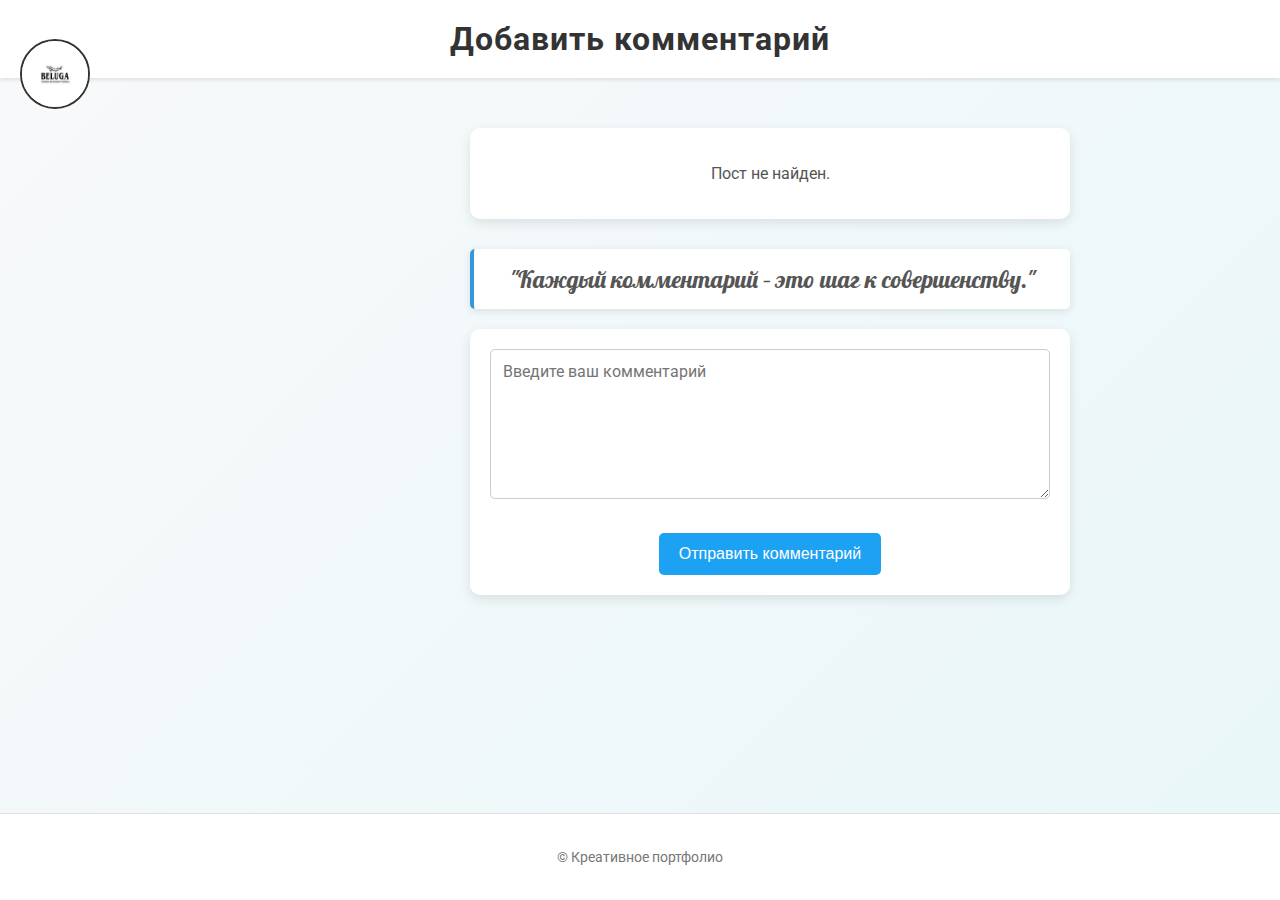
<file: my-web-app/comment.html>
<!DOCTYPE html>
<html lang="ru">
<head>
    <meta charset="UTF-8">
    <meta name="viewport" content="width=device-width, initial-scale=1.0">
    <title>Добавить комментарий</title>
    <link rel="stylesheet" href="/css/style.css">
    <link rel="preconnect" href="https://fonts.googleapis.com">
    <link rel="preconnect" href="https://fonts.gstatic.com" crossorigin>
    <link href="https://fonts.googleapis.com/css2?family=Lobster&display=swap" rel="stylesheet">
    <style>
        body {
            background: linear-gradient(135deg, #f8f9fa, #e9f7f9);
            animation: fadeIn 1s ease-in-out;
        }
        @keyframes fadeIn {
            from {opacity: 0;}
            to {opacity: 1;}
        }
        .post-details {
            max-width: 600px;
            margin: 30px auto;
            padding: 20px;
            background: #fff;
            border-radius: 10px;
            box-shadow: 0 4px 12px rgba(0,0,0,0.1);
            text-align: center;
        }
        .post-details img {
            width: 100%;
            height: 300px;
            object-fit: cover;
            border-radius: 10px;
            margin-bottom: 20px;
        }
        .post-details h2 {
            margin: 10px 0;
            font-size: 1.8rem;
            color: #3498db;
        }
        .post-details p {
            font-size: 1rem;
            color: #555;
        }
        .quote {
            max-width: 600px;
            margin: 20px auto;
            padding: 15px;
            font-family: 'Lobster', cursive;
            font-size: 1.5rem;
            color: #555;
            background: #fff;
            border-left: 4px solid #3498db;
            border-radius: 5px;
            box-shadow: 0 2px 8px rgba(0,0,0,0.1);
            text-align: center;
        }
        .comment-container {
            max-width: 600px;
            margin: 20px auto;
            background: #fff;
            padding: 20px;
            border-radius: 10px;
            box-shadow: 0 4px 12px rgba(0,0,0,0.1);
        }
        .comment-container textarea {
            width: 100%;
            padding: 12px;
            border: 1px solid #ccc;
            border-radius: 5px;
            resize: vertical;
            min-height: 150px;
            font-family: 'Roboto', sans-serif;
            font-size: 1rem;
            margin-bottom: 10px;
        }
        .comment-container button {
            background: #1DA1F2;
            color: #fff;
            border: none;
            padding: 12px 20px;
            border-radius: 5px;
            cursor: pointer;
            font-size: 1rem;
            transition: background 0.3s ease;
            display: block;
            margin: 20px auto 0;
        }
        .comment-container button:hover {
            background: #0d95e8;
        }
    </style>
</head>
<body>
    <header>
        <a href="/"><img src="/images/logo.jpg" alt="Логотип" class="logo"></a>
        <h1>Добавить комментарий</h1>
    </header>
    <main>
        <div class="post-details" id="postDetails">
        </div>
        <div class="quote">
            "Каждый комментарий – это шаг к совершенству."
        </div>
        <div class="comment-container">
            <form id="commentForm">
                <textarea id="commentInput" placeholder="Введите ваш комментарий"></textarea>
                <button type="submit">Отправить комментарий</button>
            </form>
        </div>
    </main>
    <footer>
        <p>&copy; Креативное портфолио</p>
    </footer>
    <script>
        function getQueryParameter(name) {
            const urlParams = new URLSearchParams(window.location.search);
            return urlParams.get(name);
        }
        const posts = {
            "1": {
                title: "пост 1",
                description: "Краткое описание проекта 1. Современный дизайн и инновационные решения.",
                image: "/images/project1.jpg"
            },
            "2": {
                title: "пост 2",
                description: "Краткое описание проекта 2. Индивидуальный подход и креативный мир.",
                image: "/images/project2.jpg"
            },
            "3": {
                title: "пост 3",
                description: "Краткое описание проекта 3. Творческий подход, свежие идеи и оригинальность.",
                image: "/images/project3.jpg"
            }
        };

        document.addEventListener('DOMContentLoaded', function() {
            const cardId = getQueryParameter('card');
            const postDetails = document.getElementById('postDetails');
            if (cardId && posts[cardId]) {
                const post = posts[cardId];
                postDetails.innerHTML = `
                    <img src="${post.image}" alt="Изображение ${post.title}">
                    <h2>${post.title}</h2>
                    <p>${post.description}</p>
                `;
            } else {
                postDetails.innerHTML = '<p>Пост не найден.</p>';
            }
            const commentFromUrl = getQueryParameter('comment');
            if (commentFromUrl) {
                document.getElementById('commentInput').value = commentFromUrl;
            }
            document.getElementById('commentForm').addEventListener('submit', function(e) {
                e.preventDefault();
                const comment = document.getElementById('commentInput').value.trim();
                if(comment) {
                    const cardId = getQueryParameter('card');
                    fetch('/api/comments', {
                      method: 'POST',
                      headers: { 'Content-Type': 'application/json' },
                      body: JSON.stringify({ cardId, comment })
                    })
                    .then(res => res.json())
                    .then(data => {
                      if (data.error) {
                        alert(data.error);
                      } else {
                        window.location.href = '/';
                      }
                    })
                    .catch(() => alert('Ошибка при отправке комментария'));
                } else {
                    alert("Введите комментарий");
                }
            });
        });
    </script>
</body>
</html>
</file>
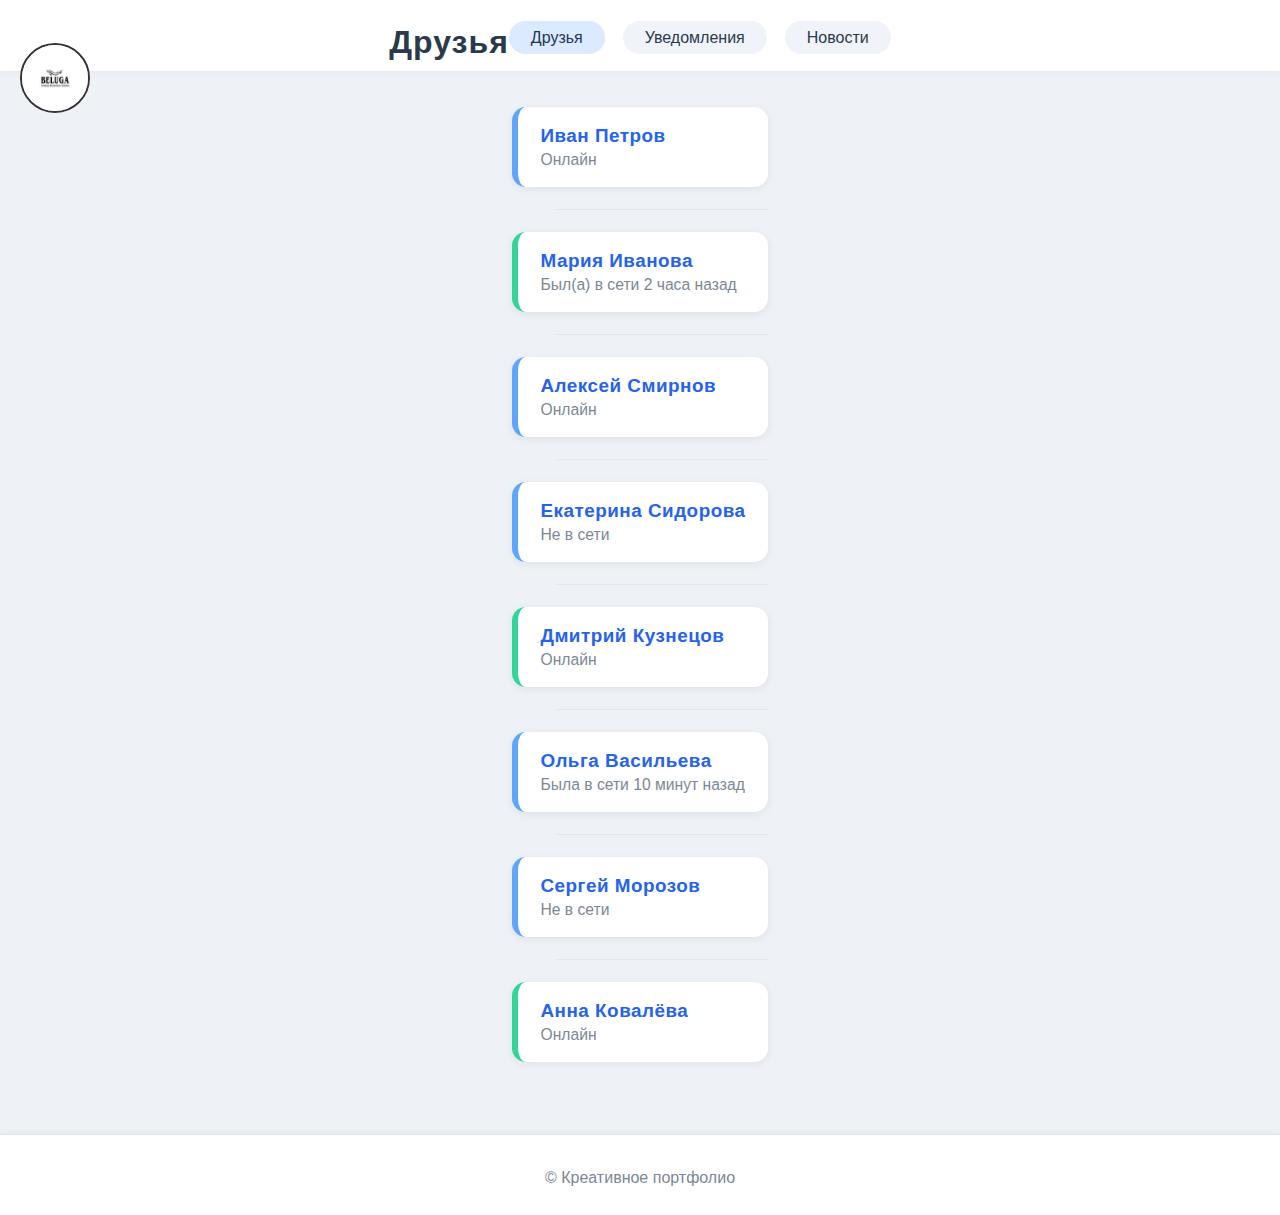
<file: my-web-app/friends.html>
<!DOCTYPE html>
<html lang="ru">
<head>
    <meta charset="UTF-8">
    <meta name="viewport" content="width=device-width, initial-scale=1.0">
    <title>Друзья</title>
    <link rel="stylesheet" href="/css/style.css">
    <style>
        body {
            background: #eef2f7;
            font-family: 'Segoe UI', Arial, sans-serif;
            margin: 0;
            padding: 0;
        }
        header {
            background: #fff;
            box-shadow: 0 2px 8px rgba(0,0,0,0.04);
            padding: 24px 0 10px 0;
            text-align: center;
        }
        .logo {
            width: 60px;
            border-radius: 50%;
            margin-bottom: 8px;
        }
        h1 {
            margin: 8px 0 18px 0;
            font-size: 2.1em;
            color: #2a3a4a;
            letter-spacing: 1px;
        }
        nav {
            margin-bottom: 10px;
        }
        .tabs {
            list-style: none;
            padding: 0;
            margin: 0 auto;
            display: flex;
            justify-content: center;
            gap: 18px;
        }
        .tabs li {
            display: inline;
        }
        .tabs a {
            text-decoration: none;
            color: #2a3a4a;
            font-weight: 500;
            padding: 8px 22px;
            border-radius: 22px;
            background: #f0f4fa;
        }
        .tabs a.active, .tabs a:hover {
            background: #dbeafe;
            color: #1d3557;
        }
        main {
            max-width: 700px;
            margin: 36px auto 0 auto;
            padding: 0 18px 32px 18px;
        }
        .friends-list {
            display: flex;
            flex-direction: column;
            gap: 22px;
            margin: 0;
        }
        .friend-card {
            background: #fff;
            border-radius: 14px;
            box-shadow: 0 2px 8px rgba(0,0,0,0.07);
            padding: 18px 22px;
            display: flex;
            align-items: center;
            gap: 18px;
            border-left: 6px solid #60a5fa;
            position: relative;
        }
        .friend-card:nth-child(2n) {
            border-left: 6px solid #f59e42;
        }
        .friend-card:nth-child(3n) {
            border-left: 6px solid #34d399;
        }
        .friend-info {
            flex: 1;
        }
        .friend-name {
            font-size: 1.18em;
            font-weight: 600;
            color: #2563eb;
            margin: 0 0 4px 0;
            letter-spacing: 0.5px;
        }
        .friend-status {
            font-size: 0.98em;
            color: #7b8794;
        }
        .divider {
            height: 1px;
            background: #e5e7eb;
            margin: 0 0 0 44px;
            border: none;
        }
        footer {
            background: #fff;
            text-align: center;
            padding: 18px 0 12px 0;
            color: #7b8794;
            font-size: 1em;
            margin-top: 40px;
            box-shadow: 0 -2px 8px rgba(0,0,0,0.03);
        }
    </style>
</head>
<body>
    <header>
        <a href="/">
            <img src="/images/logo.jpg" alt="Логотип" class="logo">
        </a>
        <h1>Друзья</h1>
        <nav>
            <ul class="tabs">
                <li><a href="/friends.html" class="active">Друзья</a></li>
                <li><a href="/notifications.html">Уведомления</a></li>
                <li><a href="/news.html">Новости</a></li>
            </ul>
        </nav>
    </header>
    <main>
        <section class="friends-list">
            <div class="friend-card">
                <div class="friend-info">
                    <div class="friend-name">Иван Петров</div>
                    <div class="friend-status">Онлайн</div>
                </div>
            </div>
            <div class="divider"></div>
            <div class="friend-card">
                <div class="friend-info">
                    <div class="friend-name">Мария Иванова</div>
                    <div class="friend-status">Был(а) в сети 2 часа назад</div>
                </div>
            </div>
            <div class="divider"></div>
            <div class="friend-card">
                <div class="friend-info">
                    <div class="friend-name">Алексей Смирнов</div>
                    <div class="friend-status">Онлайн</div>
                </div>
            </div>
            <div class="divider"></div>
            <div class="friend-card">
                <div class="friend-info">
                    <div class="friend-name">Екатерина Сидорова</div>
                    <div class="friend-status">Не в сети</div>
                </div>
            </div>
            <div class="divider"></div>
            <div class="friend-card">
                <div class="friend-info">
                    <div class="friend-name">Дмитрий Кузнецов</div>
                    <div class="friend-status">Онлайн</div>
                </div>
            </div>
            <div class="divider"></div>
            <div class="friend-card">
                <div class="friend-info">
                    <div class="friend-name">Ольга Васильева</div>
                    <div class="friend-status">Была в сети 10 минут назад</div>
                </div>
            </div>
            <div class="divider"></div>
            <div class="friend-card">
                <div class="friend-info">
                    <div class="friend-name">Сергей Морозов</div>
                    <div class="friend-status">Не в сети</div>
                </div>
            </div>
            <div class="divider"></div>
            <div class="friend-card">
                <div class="friend-info">
                    <div class="friend-name">Анна Ковалёва</div>
                    <div class="friend-status">Онлайн</div>
                </div>
            </div>
        </section>
    </main>
    <footer>
        <p>&copy; Креативное портфолио</p>
    </footer>
</body>
</html>
</file>
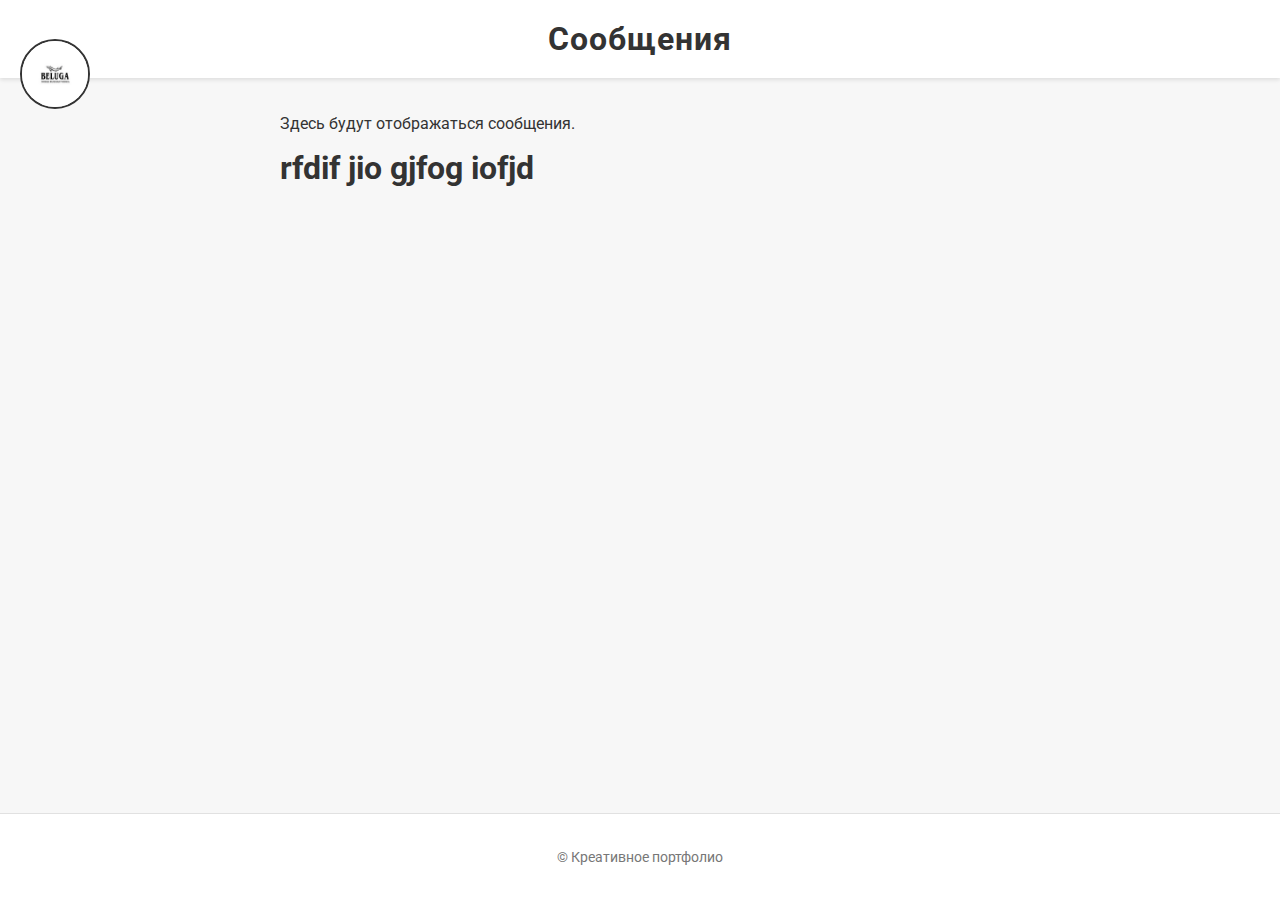
<file: my-web-app/messages.html>
<!DOCTYPE html>
<html lang="ru">
<head>
    <meta charset="UTF-8">
    <meta name="viewport" content="width=device-width, initial-scale=1.0">
    <title>Сообщения</title>
    <link rel="stylesheet" href="/css/style.css">
</head>
<body>
    <header>
        <a href="/">
            <img src="/images/logo.jpg" alt="Логотип" class="logo">
        </a>
        <h1>Сообщения</h1>
    </header>
    <main>
        <p>Здесь будут отображаться сообщения.</p>
        <h1 >rfdif jio gjfog iofjd</h1>
    </main>
    <footer>
        <p>&copy; Креативное портфолио</p>
    </footer>
</html>
</file>
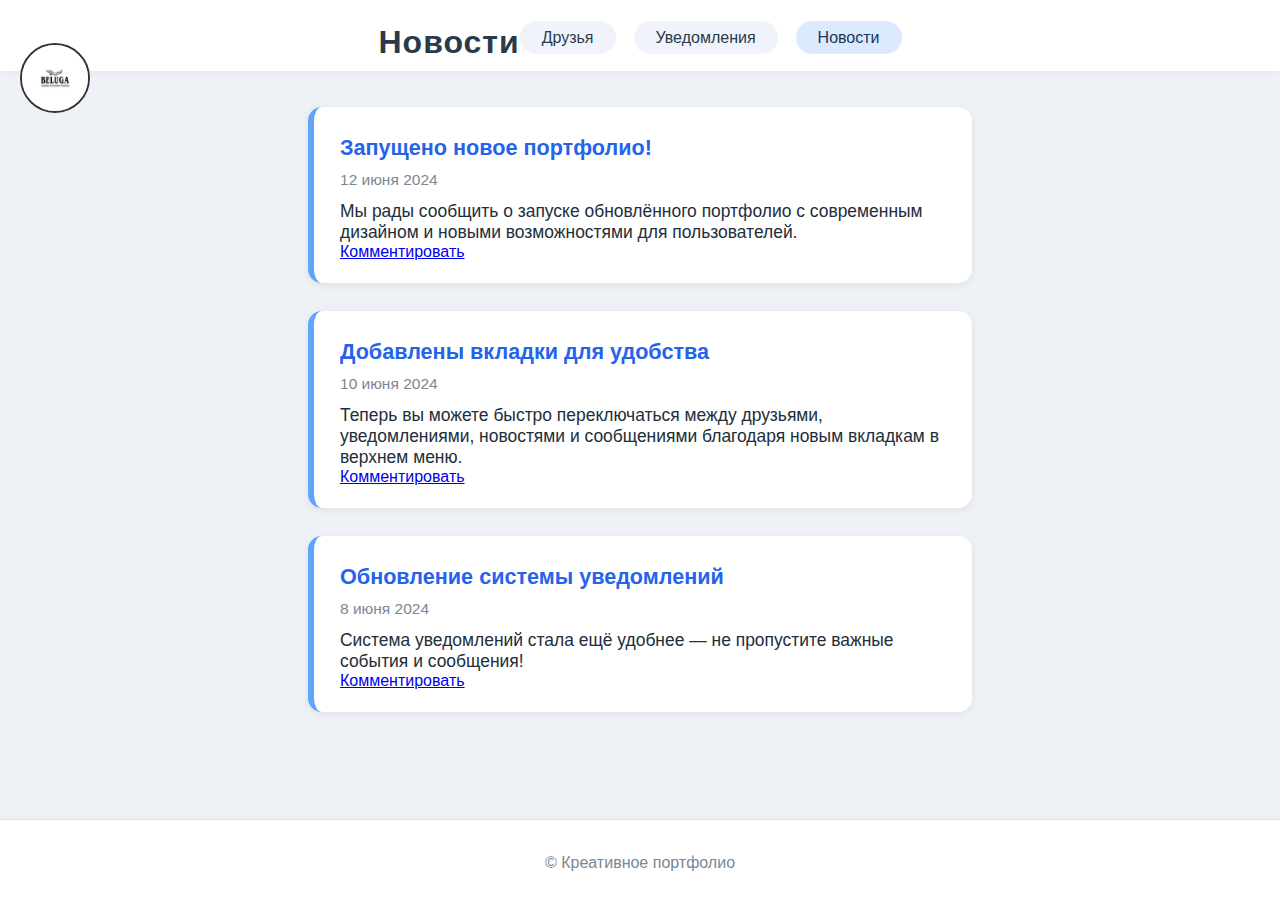
<file: my-web-app/news.html>
<!DOCTYPE html>
<html lang="ru">
<head>
    <meta charset="UTF-8">
    <meta name="viewport" content="width=device-width, initial-scale=1.0">
    <title>Новости</title>
    <link rel="stylesheet" href="/css/style.css">
    <style>
        body {
            background: #eef2f7;
            font-family: 'Segoe UI', Arial, sans-serif;
            margin: 0;
            padding: 0;
        }
        header {
            background: #fff;
            box-shadow: 0 2px 8px rgba(0,0,0,0.04);
            padding: 24px 0 10px 0;
            text-align: center;
        }
        .logo {
            width: 60px;
            border-radius: 50%;
            margin-bottom: 8px;
        }
        h1 {
            margin: 8px 0 18px 0;
            font-size: 2.1em;
            color: #2a3a4a;
            letter-spacing: 1px;
        }
        nav {
            margin-bottom: 10px;
        }
        .tabs {
            list-style: none;
            padding: 0;
            margin: 0 auto;
            display: flex;
            justify-content: center;
            gap: 18px;
        }
        .tabs li {
            display: inline;
        }
        .tabs a {
            text-decoration: none;
            color: #2a3a4a;
            font-weight: 500;
            padding: 8px 22px;
            border-radius: 22px;
            background: #f0f4fa;
            transition: background 0.15s;
        }
        .tabs a.active, .tabs a:hover {
            background: #dbeafe;
            color: #1d3557;
        }
        main {
            max-width: 700px;
            margin: 36px auto 0 auto;
            padding: 0 18px 32px 18px;
        }
        .news-list {
            display: flex;
            flex-direction: column;
            gap: 28px;
            margin: 0;
        }
        .news-card {
            background: #fff;
            border-radius: 14px;
            box-shadow: 0 2px 8px rgba(0,0,0,0.07);
            padding: 28px 26px 22px 26px;
            border-left: 6px solid #60a5fa;
        }
        .news-title {
            margin: 0 0 10px 0;
            font-size: 1.35em;
            color: #2563eb;
        }
        .news-date {
            font-size: 0.97em;
            color: #7b8794;
            margin-bottom: 12px;
            display: block;
        }
        .news-content {
            font-size: 1.09em;
            color: #222e3a;
        }
        footer {
            background: #fff;
            text-align: center;
            padding: 18px 0 12px 0;
            color: #7b8794;
            font-size: 1em;
            margin-top: 40px;
            box-shadow: 0 -2px 8px rgba(0,0,0,0.03);
        }
    </style>
</head>
<body>
    <header>
        <a href="/">
            <img src="/images/logo.jpg" alt="Логотип" class="logo">
        </a>
        <h1>Новости</h1>
        <nav>
            <ul class="tabs">
                <li><a href="/friends.html">Друзья</a></li>
                <li><a href="/notifications.html">Уведомления</a></li>
                <li><a href="/news.html" class="active">Новости</a></li>
            </ul>
        </nav>
    </header>
    <main>
        <section class="news-list">
            <article class="news-card">
                <h2 class="news-title">Запущено новое портфолио!</h2>
                <span class="news-date">12 июня 2024</span>
                <div class="news-content">
                    Мы рады сообщить о запуске обновлённого портфолио с современным дизайном и новыми возможностями для пользователей.
                </div>
                <!-- Пример кнопки "Комментировать" для поста с id=1 -->
                <a href="/comment.html?card=1" class="comment-btn">Комментировать</a>
            </article>
            <article class="news-card">
                <h2 class="news-title">Добавлены вкладки для удобства</h2>
                <span class="news-date">10 июня 2024</span>
                <div class="news-content">
                    Теперь вы можете быстро переключаться между друзьями, уведомлениями, новостями и сообщениями благодаря новым вкладкам в верхнем меню.
                </div>
                <!-- Пример кнопки "Комментировать" для поста с id=2 -->
                <a href="/comment.html?card=2" class="comment-btn">Комментировать</a>
            </article>
            <article class="news-card">
                <h2 class="news-title">Обновление системы уведомлений</h2>
                <span class="news-date">8 июня 2024</span>
                <div class="news-content">
                    Система уведомлений стала ещё удобнее — не пропустите важные события и сообщения!
                </div>
                <!-- Пример кнопки "Комментировать" для поста с id=3 -->
                <a href="/comment.html?card=3" class="comment-btn">Комментировать</a>
            </article>
        </section>
    </main>
    <footer>
        <p>&copy; Креативное портфолио</p>
    </footer>
</body>
</html>
</file>
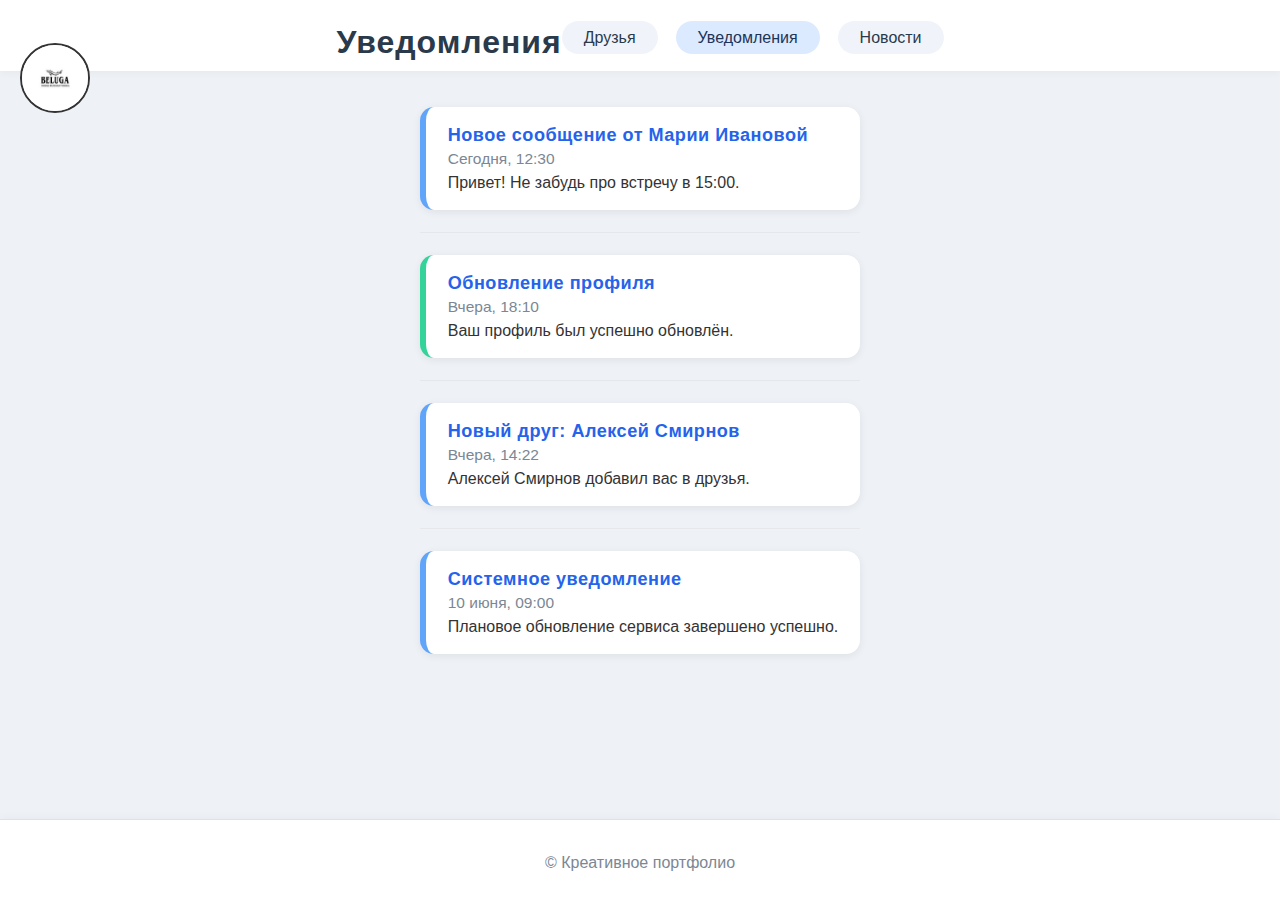
<file: my-web-app/notifications.html>
<!DOCTYPE html>
    <html lang="ru">
    <head>
        <meta charset="UTF-8">
        <meta name="viewport" content="width=device-width, initial-scale=1.0">
        <title>Уведомления</title>
        <link rel="stylesheet" href="/css/style.css">
        <style>
            body {
                background: #eef2f7;
                font-family: 'Segoe UI', Arial, sans-serif;
                margin: 0;
                padding: 0;
            }
            header {
                background: #fff;
                box-shadow: 0 2px 8px rgba(0,0,0,0.04);
                padding: 24px 0 10px 0;
                text-align: center;
            }
            .logo {
                width: 60px;
                border-radius: 50%;
                margin-bottom: 8px;
            }
            h1 {
                margin: 8px 0 18px 0;
                font-size: 2.1em;
                color: #2a3a4a;
                letter-spacing: 1px;
            }
            nav {
                margin-bottom: 10px;
            }
            .tabs {
                list-style: none;
                padding: 0;
                margin: 0 auto;
                display: flex;
                justify-content: center;
                gap: 18px;
            }
            .tabs li {
                display: inline;
            }
            .tabs a {
                text-decoration: none;
                color: #2a3a4a;
                font-weight: 500;
                padding: 8px 22px;
                border-radius: 22px;
                background: #f0f4fa;
            }
            .tabs a.active, .tabs a:hover {
                background: #dbeafe;
                color: #1d3557;
            }
            main {
                max-width: 700px;
                margin: 36px auto 0 auto;
                padding: 0 18px 32px 18px;
            }
            .notifications-list {
                display: flex;
                flex-direction: column;
                gap: 22px;
                margin: 0;
            }
            .notification-card {
                background: #fff;
                border-radius: 14px;
                box-shadow: 0 2px 8px rgba(0,0,0,0.07);
                padding: 18px 22px;
                display: flex;
                align-items: flex-start;
                gap: 18px;
                border-left: 6px solid #60a5fa;
                position: relative;
            }
            .notification-card:nth-child(2n) {
                border-left: 6px solid #f59e42;
            }
            .notification-card:nth-child(3n) {
                border-left: 6px solid #34d399;
            }
            .notification-content {
                flex: 1;
            }
            .notification-title {
                font-size: 1.13em;
                font-weight: 600;
                color: #2563eb;
                margin: 0 0 4px 0;
                letter-spacing: 0.5px;
            }
            .notification-time {
                font-size: 0.97em;
                color: #7b8794;
                margin-bottom: 6px;
                display: block;
            }
            .divider {
                height: 1px;
                background: #e5e7eb;
                margin: 0 0 0 0;
                border: none;
            }
            footer {
                background: #fff;
                text-align: center;
                padding: 18px 0 12px 0;
                color: #7b8794;
                font-size: 1em;
                margin-top: 40px;
                box-shadow: 0 -2px 8px rgba(0,0,0,0.03);
            }
        </style>
    </head>
    <body>
        <header>
            <a href="/">
                <img src="/images/logo.jpg" alt="Логотип" class="logo">
            </a>
            <h1>Уведомления</h1>
            <nav>
                <ul class="tabs">
                    <li><a href="/friends.html">Друзья</a></li>
                    <li><a href="/notifications.html" class="active">Уведомления</a></li>
                    <li><a href="/news.html">Новости</a></li>
                </ul>
            </nav>
        </header>
        <main>
            <section class="notifications-list">
                <div class="notification-card">
                    <div class="notification-content">
                        <div class="notification-title">Новое сообщение от Марии Ивановой</div>
                        <span class="notification-time">Сегодня, 12:30</span>
                        <div>Привет! Не забудь про встречу в 15:00.</div>
                    </div>
                </div>
                <div class="divider"></div>
                <div class="notification-card">
                    <div class="notification-content">
                        <div class="notification-title">Обновление профиля</div>
                        <span class="notification-time">Вчера, 18:10</span>
                        <div>Ваш профиль был успешно обновлён.</div>
                    </div>
                </div>
                <div class="divider"></div>
                <div class="notification-card">
                    <div class="notification-content">
                        <div class="notification-title">Новый друг: Алексей Смирнов</div>
                        <span class="notification-time">Вчера, 14:22</span>
                        <div>Алексей Смирнов добавил вас в друзья.</div>
                    </div>
                </div>
                <div class="divider"></div>
                <div class="notification-card">
                    <div class="notification-content">
                        <div class="notification-title">Системное уведомление</div>
                        <span class="notification-time">10 июня, 09:00</span>
                        <div>Плановое обновление сервиса завершено успешно.</div>
                    </div>
                </div>
            </section>
        </main>
        <footer>
            <p>&copy; Креативное портфолио</p>
        </footer>
    </body>
    </html>
</file>
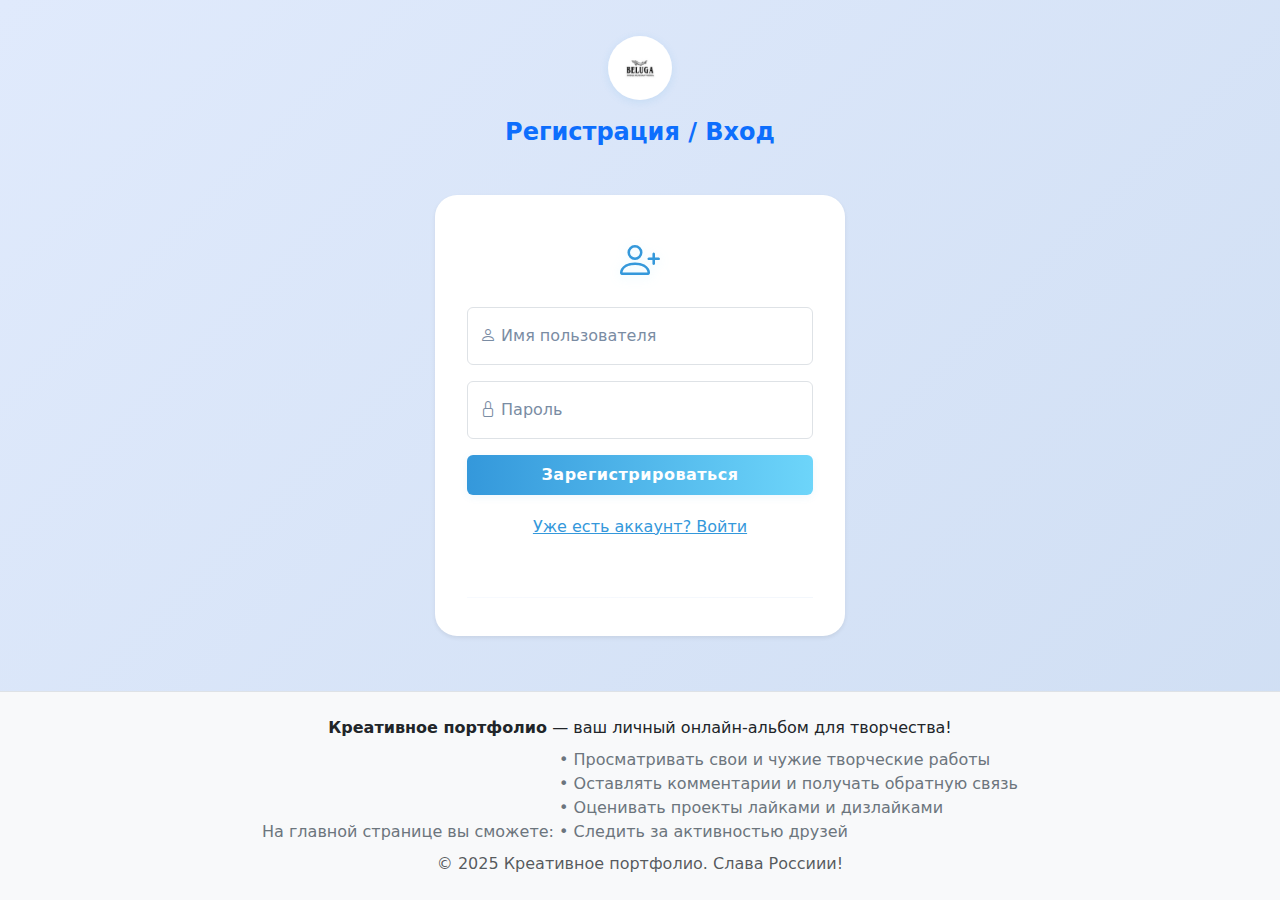
<file: my-web-app/register.html>
<!DOCTYPE html>
<html lang="ru">
<head>
    <meta charset="UTF-8">
    <meta name="viewport" content="width=device-width, initial-scale=1.0">
    <title>Регистрация и вход</title>
    <link href="https://cdn.jsdelivr.net/npm/bootstrap@5.3.3/dist/css/bootstrap.min.css" rel="stylesheet">
    <link href="https://cdn.jsdelivr.net/npm/bootstrap-icons@1.11.3/font/bootstrap-icons.css" rel="stylesheet">
    <style>
        body {
            min-height: 100vh;
            background: linear-gradient(135deg, #e0eafc 0%, #cfdef3 100%);
            display: flex;
            flex-direction: column;
        }
        .logo {
            width: 64px;
            height: 64px;
            object-fit: cover;
            border-radius: 50%;
            margin-bottom: 10px;
            box-shadow: 0 2px 8px rgba(52,152,219,0.13);
        }
        .auth-card {
            max-width: 410px;
            margin: 48px auto;
            padding: 36px 32px 28px 32px;
            border-radius: 22px;
            box-shadow: 0 8px 32px rgba(52,152,219,0.13);
            background: #fff;
            position: relative;
            overflow: hidden;
            /* animation: fadeIn 0.8s;  Убрана анимация */
        }
        .switch-link {
            color: #3498db;
            cursor: pointer;
            text-decoration: underline;
            margin-top: 12px;
            display: block;
            text-align: center;
            font-weight: 500;
            transition: color 0.2s;
        }
        .switch-link:hover {
            color: #217dbb;
        }
        .form-control:focus {
            border-color: #3498db;
            box-shadow: 0 0 0 0.2rem rgba(52,152,219,.13);
        }
        .btn-primary {
            background: linear-gradient(90deg, #3498db 0%, #6dd5fa 100%);
            border: none;
            font-weight: 600;
            letter-spacing: 0.5px;
            box-shadow: 0 2px 8px rgba(52,152,219,0.08);
        }
        .btn-primary:hover {
            background: linear-gradient(90deg, #2980b9 0%, #48c6ef 100%);
        }
        .message {
            min-height: 24px;
            margin-top: 10px;
            text-align: center;
            font-size: 1rem;
        }
        .icon-large-blue {
            font-size: 2.5rem;
            color: #3498db;
            margin-bottom: 8px;
            filter: drop-shadow(0 2px 6px #6dd5fa33);
        }
        header {
            text-align: center;
            margin-top: 36px;
        }
        .form-floating label {
            color: #7a8ca3;
        }
        .form-floating>.form-control:focus~label {
            color: #3498db;
        }
        .divider {
            width: 100%;
            height: 1px;
            background: linear-gradient(90deg, #e0eafc 0%, #cfdef3 100%);
            margin: 18px 0 10px 0;
            border: none;
        }
        @media (max-width: 500px) {
            .auth-card {
                padding: 18px 6px 14px 6px;
            }
        }
        .d-none { display: none !important; }
    </style>
</head>
<body>
    <header>
        <a href="/"><img src="/images/logo.jpg" alt="Логотип" class="logo"></a>
        <h1 class="h4 mt-2 mb-0 fw-bold text-primary">Регистрация / Вход</h1>
    </header>
    <main>
        <div class="auth-card shadow-sm">
            <form id="registerForm" autocomplete="off" class="mb-4">
                <div class="mb-3 text-center">
                    <i class="bi bi-person-plus icon-large-blue"></i>
                </div>
                <div class="form-floating mb-3">
                    <input type="text" id="username" class="form-control" placeholder="Имя пользователя" required>
                    <label for="username"><i class="bi bi-person"></i> Имя пользователя</label>
                </div>
                <div class="form-floating mb-3">
                    <input type="password" id="password" class="form-control" placeholder="Пароль" required>
                    <label for="password"><i class="bi bi-lock"></i> Пароль</label>
                </div>
                <button type="submit" class="btn btn-primary w-100 py-2 mb-2">Зарегистрироваться</button>
                <span class="switch-link" id="toLogin">Уже есть аккаунт? Войти</span>
                <div id="registerMessage" class="message"></div>
            </form>
            <hr class="divider">
            <form id="loginForm" class="d-none" autocomplete="off">
                <div class="mb-3 text-center">
                    <i class="bi bi-box-arrow-in-right icon-large-blue"></i>
                </div>
                <div class="form-floating mb-3">
                    <input type="text" id="loginUsername" class="form-control" placeholder="Имя пользователя" required>
                    <label for="loginUsername"><i class="bi bi-person"></i> Имя пользователя</label>
                </div>
                <div class="form-floating mb-3">
                    <input type="password" id="loginPassword" class="form-control" placeholder="Пароль" required>
                    <label for="loginPassword"><i class="bi bi-lock"></i> Пароль</label>
                </div>
                <button type="submit" class="btn btn-primary w-100 py-2 mb-2">Войти</button>
                <span class="switch-link" id="toRegister">Нет аккаунта? Зарегистрироваться</span>
                <div id="loginMessage" class="message"></div>
            </form>
        </div>
    </main>
    <footer class="mt-auto py-4 bg-light border-top">
        <div class="container text-center">
            <div class="mb-2">
                <strong>Креативное портфолио</strong> — ваш личный онлайн-альбом для творчества!
            </div>
            <div class="mb-2 text-secondary footer-info">
                На главной странице вы сможете:
                <ul class="list-unstyled d-inline-block text-start mb-0 footer-list">
                    <li>• Просматривать свои и чужие творческие работы</li>
                    <li>• Оставлять комментарии и получать обратную связь</li>
                    <li>• Оценивать проекты лайками и дизлайками</li>
                    <li>• Следить за активностью друзей</li>
                </ul>
            </div>
            <div class="text-muted footer-muted">
                &copy; 2025 Креативное портфолио. Слава Россиии!
            </div>
        </div>
    </footer>
    <script>
        // Переключение форм
        document.getElementById('toLogin').onclick = function() {
            document.getElementById('registerForm').classList.add('d-none');
            document.getElementById('loginForm').classList.remove('d-none');
            document.getElementById('registerMessage').textContent = '';
            document.getElementById('loginMessage').textContent = '';
        };
        document.getElementById('toRegister').onclick = function() {
            document.getElementById('registerForm').classList.remove('d-none');
            document.getElementById('loginForm').classList.add('d-none');
            document.getElementById('registerMessage').textContent = '';
            document.getElementById('loginMessage').textContent = '';
        };

        // Регистрация
        document.getElementById('registerForm').addEventListener('submit', async function(e) {
            e.preventDefault();
            const username = document.getElementById('username').value.trim();
            const password = document.getElementById('password').value.trim();
            const res = await fetch('/api/register', {
                method: 'POST',
                headers: {'Content-Type': 'application/json'},
                body: JSON.stringify({ username, password })
            });
            let data = {};
            try { data = await res.json(); } catch { data = {}; }
            const msg = document.getElementById('registerMessage');
            if (res.ok) {
                msg.style.color = 'green';
                msg.textContent = 'Регистрация успешна! Входим...';
                // Автоматический вход после регистрации
                const loginRes = await fetch('/api/login', {
                    method: 'POST',
                    headers: {'Content-Type': 'application/json'},
                    body: JSON.stringify({ username, password })
                });
                if (loginRes.ok) {
                    setTimeout(() => window.location.href = '/', 800);
                }
            } else {
                msg.style.color = '#e74c3c';
                msg.textContent = data.error || 'Ошибка регистрации';
            }
        });

        // Вход
        document.getElementById('loginForm').addEventListener('submit', async function(e) {
            e.preventDefault();
            const username = document.getElementById('loginUsername').value.trim();
            const password = document.getElementById('loginPassword').value.trim();
            const res = await fetch('/api/login', {
                method: 'POST',
                headers: {'Content-Type': 'application/json'},
                body: JSON.stringify({ username, password })
            });
            let data = {};
            try { data = await res.json(); } catch { data = {}; }
            const msg = document.getElementById('loginMessage');
            if (res.ok) {
                msg.style.color = 'green';
                msg.textContent = 'Вход выполнен! Перенаправление...';
                setTimeout(() => window.location.href = '/', 800);
            } else {
                msg.style.color = '#e74c3c';
                msg.textContent = data.error || 'Ошибка входа';
            }
        });
    </script>
</body>
</html>
</file>
<file: css/style.css>
/* Импорт шрифта Roboto */
@import url('https://fonts.googleapis.com/css2?family=Roboto:wght@300;400;700&display=swap');

* {
  box-sizing: border-box;
}

/* Общие стили */
html, body {
  margin: 0;
  padding: 0;
  font-family: 'Roboto', sans-serif;
  background: #f7f7f7;
  color: #333;
  min-height: 100vh;
}

body {
    display: flex;
    flex-direction: column;
}

/* Main Content */
main {
  margin-left: 260px;
  padding: 20px;
  flex: 1;
}

/* Header */
header {
  background: #ffffff;
  padding: 20px;
  box-shadow: 0 2px 4px rgba(0,0,0,0.1);
  display: flex;
  align-items: center;
  justify-content: center;
  position: relative;
}

header h1 {
  margin: 0;
  font-size: 2rem;
  font-weight: 700;
  letter-spacing: 1px;
}

/* Логотип */
header img.logo {
  position: absolute;
  left: 20px;
  width: 70px;
  height: 70px;
  border-radius: 50%;
  border: 2px solid #333;
}

h1 {
    margin: 0;
}

.container {
    width: 80%;
    margin: auto;
    overflow: hidden;
}

/* Footer */
footer {
  background: #ffffff;
  text-align: center;
  padding: 20px;
  border-top: 1px solid #e1e1e1;
  font-size: 0.9rem;
  color: #777;
  margin-top: auto;
}

.footer-info { font-size: 0.97em; }
.footer-list { margin-left: 10px; }
.footer-muted { font-size: 0.93em; }

/* Кнопки */
.button, .like-button.button, .dislike-button.button {
    background: #1DA1F2;
    border: none;
    color: #fff;
    padding: 10px 15px;
    border-radius: 5px;
    cursor: pointer;
    transition: background 0.3s;
}

.button:hover, .like-button.button:hover, .dislike-button.button:hover {
    background: #0d95e8;
}

/* Стили для карточек и комментариев */
.cards-container {
  display: grid;
  grid-template-columns: repeat(auto-fit, minmax(280px, 1fr));
  gap: 20px;
  justify-content: center;
  margin: 20px auto;
  max-width: 1200px;
}

/* Карточки (посты) */
.card {
  background: #fff;
  border-radius: 10px;
  overflow: hidden;
  box-shadow: 0 4px 12px rgba(0,0,0,0.1);
  transition: transform 0.3s;
}

.card:hover {
  transform: translateY(-6px);
}

.card img {
  width: 100%;
  height: 200px !important;
  object-fit: cover;
}

.card h2 {
  margin: 16px;
  font-size: 1.5rem;
  color: #3498db;
}

/* Оформление описания */
.card p {
  margin: 0 16px 16px;
  font-size: 1rem;
  line-height: 1.5;
  color: #14171A;
}

/* Комментарии к посту */
.comments {
    margin-top: 15px;
    background: #F5F8FA;
    padding: 10px;
    border-radius: 5px;
    border: 1px solid #E1E8ED;
}

.comment-list {
  list-style: none;
  padding: 0 16px;
  margin-bottom: 16px;
  font-size: 0.9rem;
  color: #555;
}

.comment-input {
    width: 100%;
    box-sizing: border-box;
    padding: 8px;
    margin-bottom: 10px;
    border: 1px solid #ccc;
    border-radius: 3px;
}

/* Кнопка добавить комментарий */
.add-comment.button,
.button {
    display: inline-block;
    font-size: 16px;
    color: #ffffff;
    background: #1DA1F2;
    padding: 10px 20px;
    text-decoration: none;
    border-radius: 5px;
    transition: background 0.3s;
}

.add-comment.button:hover,
.button:hover {
    background: #0d95e8;
}

/* Стили для блока кнопок под карточкой */
.feedback {
  display: flex;
  justify-content: space-around;
  padding: 16px;
}

/* Кнопки отзывов */
.feedback button {
  background: #3498db;
  border: none;
  color: #fff;
  padding: 10px 16px;
  border-radius: 4px;
  cursor: pointer;
  transition: background 0.3s ease;
}

.feedback button:hover {
  background: #2980b9;
}

/* Классы для выделения кнопок при клике */
.liked {
  background: #2ecc71 !important;
}

.disliked {
  background: #e74c3c !important;
}

/* Улучшенные стили для левого бокового меню */
.sidebar {
  position: fixed;
  top: 0;
  left: 0;
  width: 240px;
  height: 100%;
  background: linear-gradient(180deg, #2c3e50, #4ca1af);
  padding: 100px 20px;
  box-shadow: 2px 0 12px rgba(0,0,0,0.15);
}

.sidebar nav ul {
  list-style: none;
  padding: 0;
  margin: 0;
}

.sidebar nav ul li {
  margin: 20px 0;
}

.sidebar nav ul li a {
  text-decoration: none;
  color: #ecf0f1;
  font-size: 18px;
  transition: color 0.3s ease;
}

.sidebar nav ul li a:hover {
  color: #bdc3c7;
}

/* Добавьте эти стили в ваш style.css */
#clearCommentsButton {
    background: #e74c3c;
    color: #fff;
    border: none;
    border-radius: 4px;
    padding: 5px 10px;
    font-size: 0.8rem;
    cursor: pointer;
    transition: background 0.3s ease;
    margin: 20px auto;
    display: block;
}
#clearCommentsButton:hover {
    background: #c0392b;
}

.mb-4 {
    margin-bottom: 20px;
}
</file>
